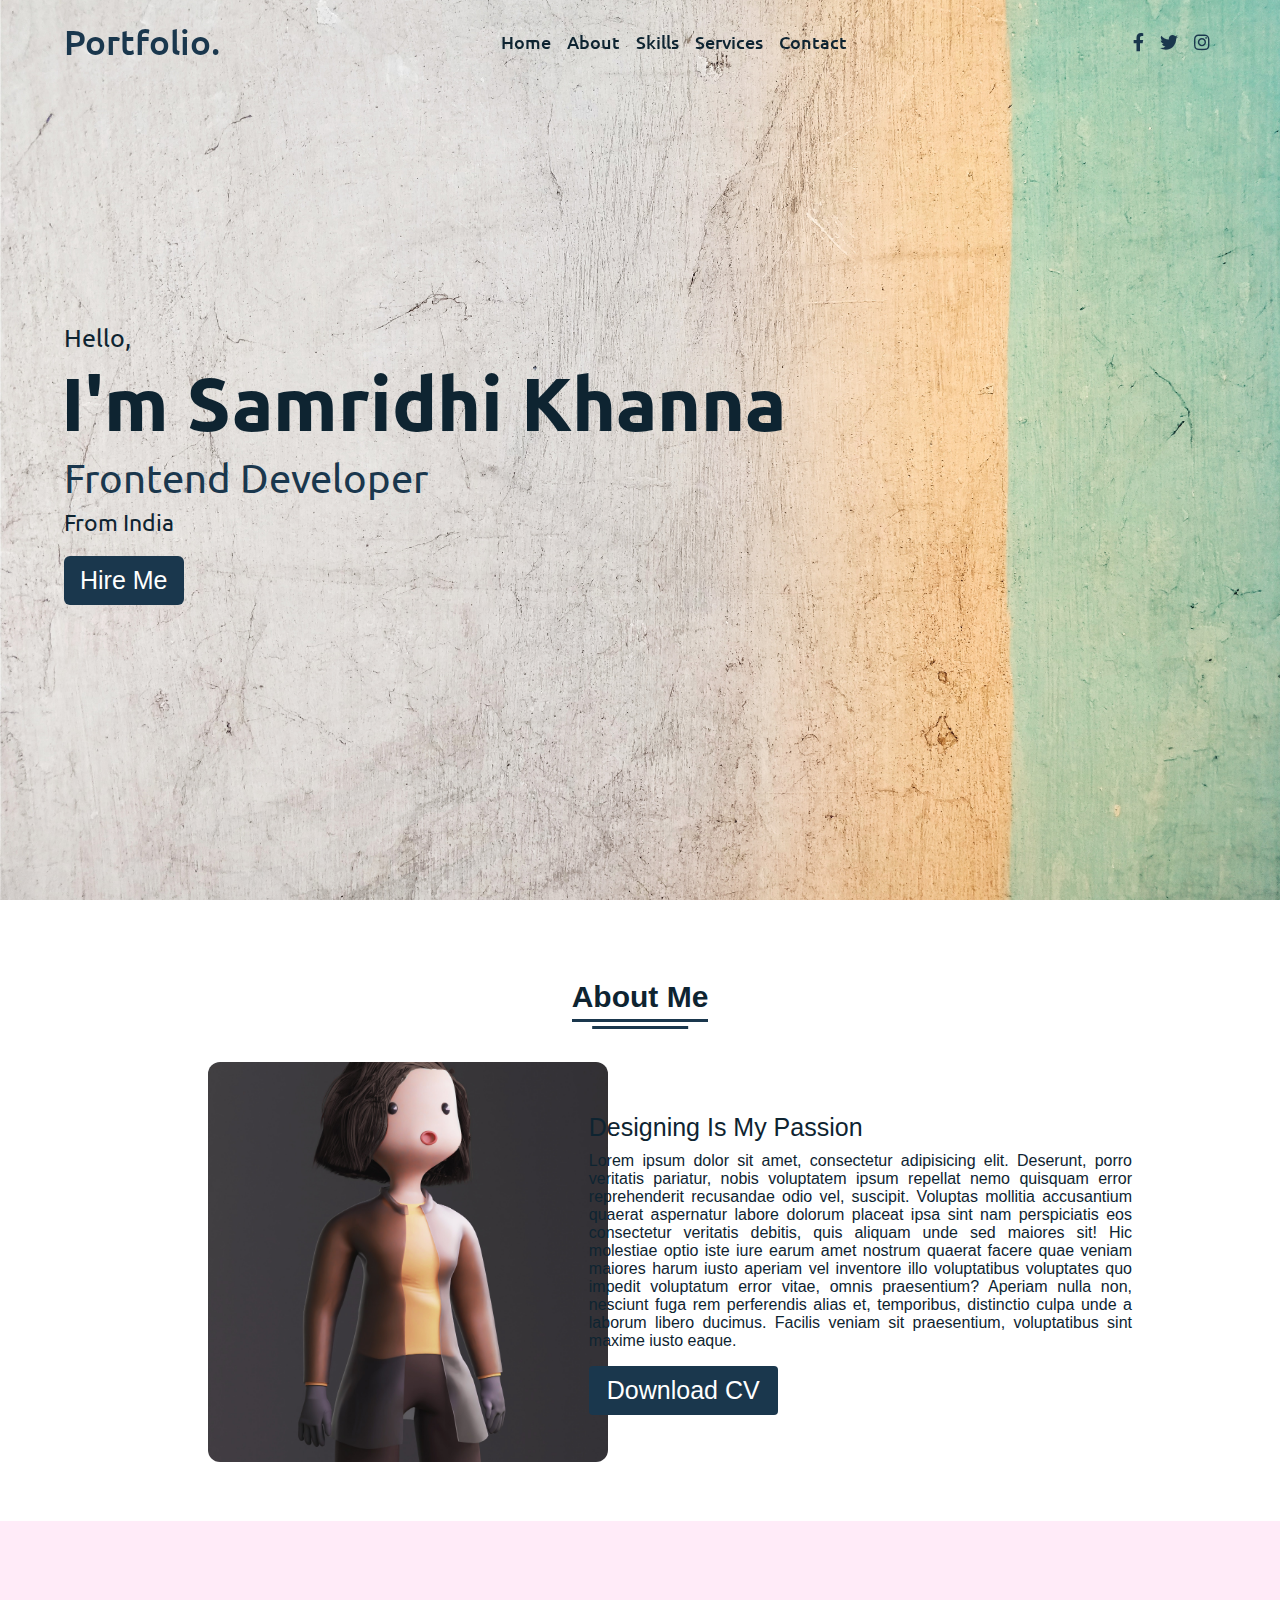
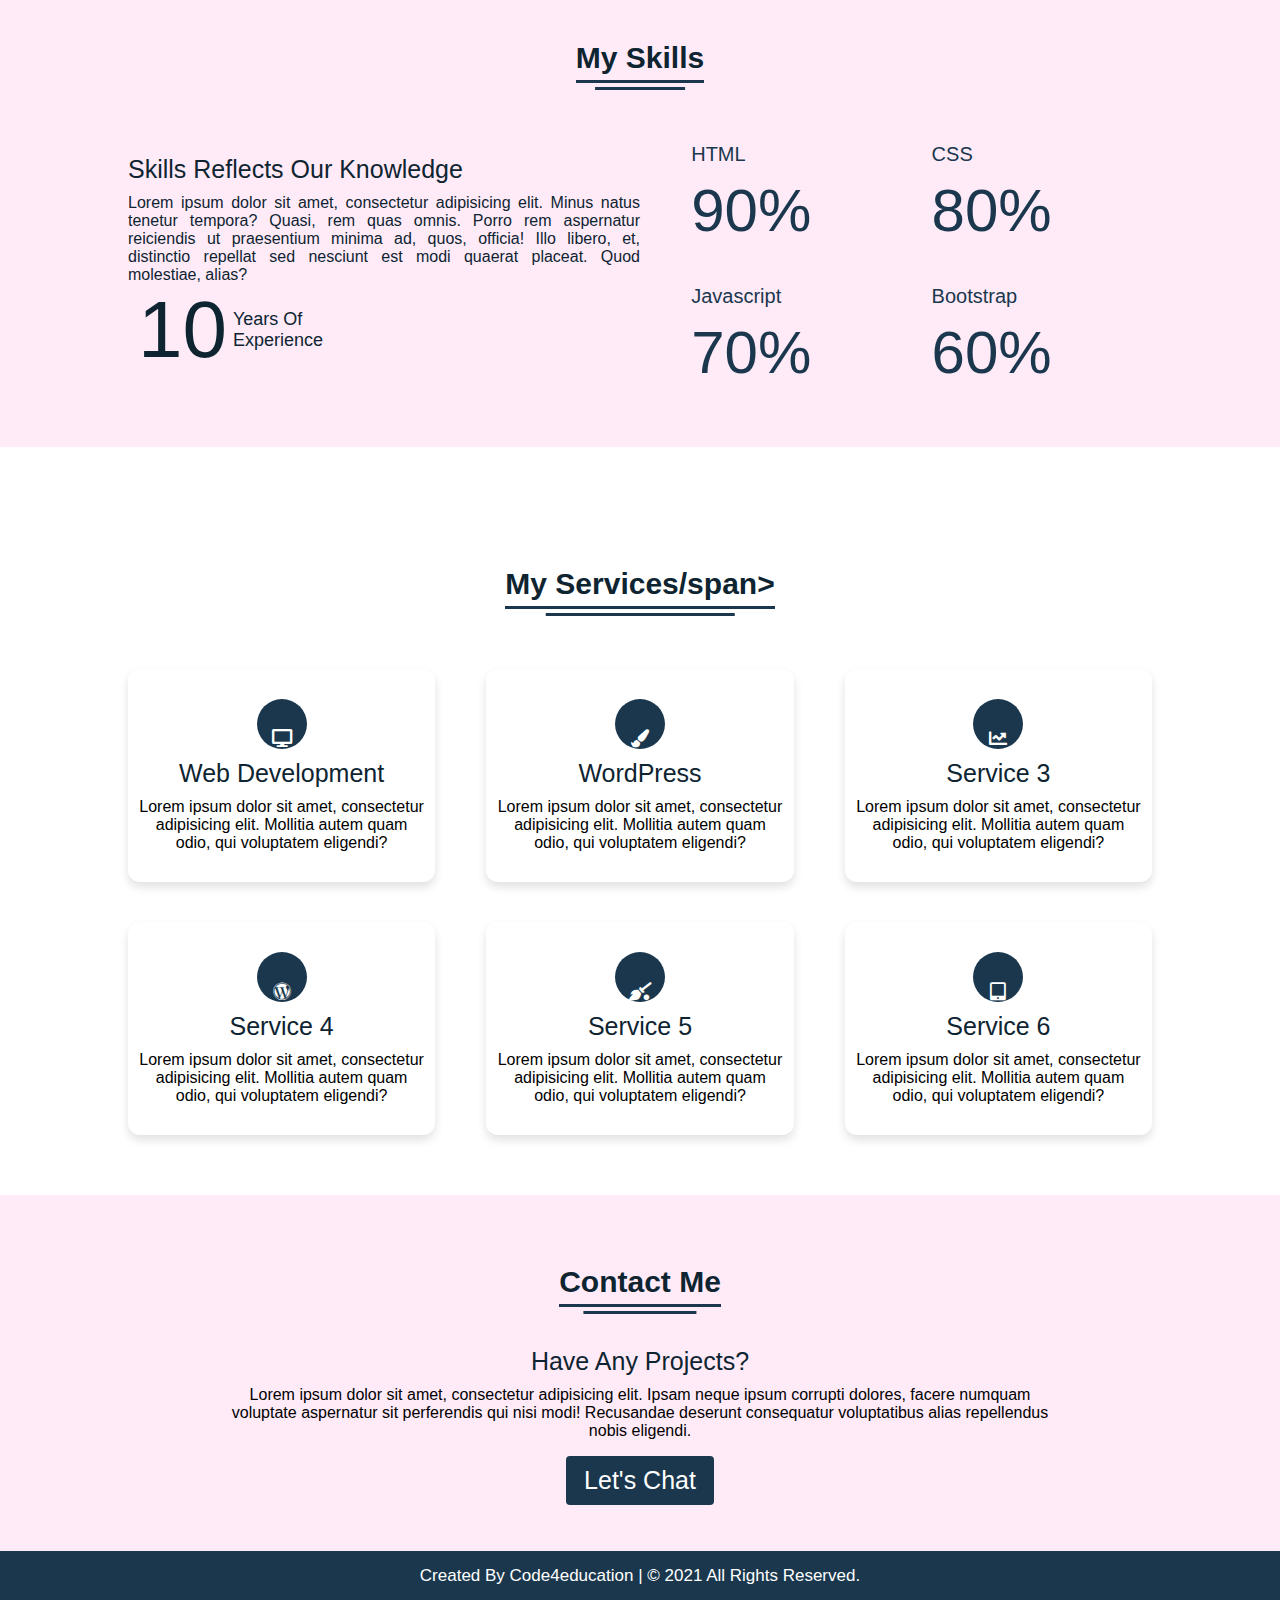
<file: index.html>
<!DOCTYPE html> 
<html lang="en" dir="ltr">
  <head>
    <meta charset="UTF-8">
    <title> Responsive Portfolio Website | Code4education </title>
    <link rel="stylesheet" href="style.css">
    <!-- Fontawesome CDN Link -->
    <link rel="stylesheet" href="https://cdnjs.cloudflare.com/ajax/libs/font-awesome/5.15.2/css/all.min.css"/>
     <meta name="viewport" content="width=device-width, initial-scale=1.0">
   </head>
<body>

  <!-- Move to up bottom -->
  <div class="scroll-button">
    <a href="#home"><i class="fas fa-arrow-up"></i></a>
  </div>
  
  <!-- navigation menu -->
  <nav>
    <div class="navbar">
      <div class="logo"><a href="#">Portfolio.</a></div>
      <ul class="menu">
        <li><a href="#home">Home</a></li>
        <li><a href="#about">About</a></li>
        <li><a href="#skills">Skills</a></li>
        <li><a href="#services">Services</a></li>
        <li><a href="#contact">Contact</a></li>
        <div class="cancel-btn">
          <i class="fas fa-times"></i>
        </div>
      </ul>
      <div class="media-icons">
        <a href="#"><i class="fab fa-facebook-f"></i></a>
        <a href="#"><i class="fab fa-twitter"></i></a>
        <a href="#"><i class="fab fa-instagram"></i></a>
      </div>
    </div>
    <div class="menu-btn">
      <i class="fas fa-bars"></i>
    </div>
  </nav>

  <!-- Home Section Start -->
  <section class="home" id="home">
    <div class="home-content">
      <div class="text">
        <div class="text-1">Hello,</div>
        <div class="text-2">I'm Samridhi Khanna</div>
        <div class="text-3">Frontend Developer</div>
        <div class="text-4">From India</div>
      </div>
      <div class="button">
        <button>Hire Me</button>
      </div>
    </div>
  </section>

  <!-- About Section Start -->
  <section class="about" id="about">
    <div class="content">
      <div class="title"><span>About Me</span></div>
      <div class="about-details">
        <div class="left">
          <img src="images/profile.jpg" alt="Portfolio">
        </div>
        <div class="right">
          <div class="topic">Designing Is My Passion</div>
          <p>Lorem ipsum dolor sit amet, consectetur adipisicing elit. Deserunt, porro veritatis pariatur, nobis voluptatem ipsum repellat nemo quisquam error reprehenderit recusandae odio vel, suscipit. Voluptas mollitia accusantium quaerat aspernatur labore dolorum placeat ipsa sint nam perspiciatis eos consectetur veritatis debitis, quis aliquam unde sed maiores sit! Hic molestiae optio iste iure earum amet nostrum quaerat facere quae veniam maiores harum iusto aperiam vel inventore illo voluptatibus voluptates quo impedit voluptatum error vitae, omnis praesentium? Aperiam nulla non, nesciunt fuga rem perferendis alias et, temporibus, distinctio culpa unde a laborum libero ducimus. Facilis veniam sit praesentium, voluptatibus sint maxime iusto eaque.</p>
          <div class="button">
            <button>Download CV</button>
          </div>
        </div>
      </div>
    </div>
  </section>

  <!-- My Skill Section Start -->
  <section class="skills" id="skills">
    <div class="content">
      <div class="title"><span>My Skills</span></div>
      <div class="skills-details">
        <div class="text">
          <div class="topic">Skills Reflects Our Knowledge</div>
          <p>Lorem ipsum dolor sit amet, consectetur adipisicing elit. Minus natus tenetur tempora? Quasi, rem quas omnis. Porro rem aspernatur reiciendis ut praesentium minima ad, quos, officia! Illo libero, et, distinctio repellat sed nesciunt est modi quaerat placeat. Quod molestiae, alias?</p>
          <div class="experience">
            <div class="num">10</div>
            <div class="exp">Years Of <br> Experience</div>
          </div>
        </div>
        <div class="boxes">
          <div class="box">
            <div class="topic">HTML</div>
            <div class="per">90%</div>
          </div>
          <div class="box">
            <div class="topic">CSS</div>
            <div class="per">80%</div>
          </div>
          <div class="box">
            <div class="topic">Javascript</div>
            <div class="per">70%</div>
          </div>
          <div class="box">
            <div class="topic">Bootstrap</div>
            <div class="per">60%</div>
          </div>
        </div>
      </div>
    </div>
  </section>

  <!-- My Services Section Start -->
  <section class="services" id="services">
    <div class="content">
      <div class="title"><span>My Services/span></div>
      <div class="boxes">
        <div class="box">
          <div class="icon">
            <i class="fas fa-desktop"></i>
          </div>
          <div class="topic">Web Development</div>
          <p>Lorem ipsum dolor sit amet, consectetur adipisicing elit. Mollitia autem quam odio, qui voluptatem eligendi?</p>
        </div>
        <div class="box">
          <div class="icon">
            <i class="fas fa-paint-brush"></i>
          </div>
          <div class="topic">WordPress</div>
          <p>Lorem ipsum dolor sit amet, consectetur adipisicing elit. Mollitia autem quam odio, qui voluptatem eligendi?</p>
        </div>
        <div class="box">
          <div class="icon">
            <i class="fas fa-chart-line"></i>
          </div>
          <div class="topic">Service 3</div>
          <p>Lorem ipsum dolor sit amet, consectetur adipisicing elit. Mollitia autem quam odio, qui voluptatem eligendi?</p>
        </div>
        <div class="box">
          <div class="icon">
            <i class="fab fa-wordpress"></i>
          </div>
          <div class="topic">Service 4</div>
          <p>Lorem ipsum dolor sit amet, consectetur adipisicing elit. Mollitia autem quam odio, qui voluptatem eligendi?</p>
        </div>
        <div class="box">
          <div class="icon">
            <i class="fas fa-quidditch"></i>
          </div>
          <div class="topic">Service 5</div>
          <p>Lorem ipsum dolor sit amet, consectetur adipisicing elit. Mollitia autem quam odio, qui voluptatem eligendi?</p>
        </div>
        <div class="box">
          <div class="icon">
            <i class="fas fa-tablet-alt"></i>
          </div>
          <div class="topic">Service 6</div>
          <p>Lorem ipsum dolor sit amet, consectetur adipisicing elit. Mollitia autem quam odio, qui voluptatem eligendi?</p>
        </div>
      </div>
    </div>
  </section>

  <!-- Contact Me Section Start -->
  <section class="contact" id="contact">
    <div class="content">
      <div class="title"><span>Contact Me</span></div>
      <div class="text">
        <div class="topic">Have Any Projects?</div>
        <p>Lorem ipsum dolor sit amet, consectetur adipisicing elit. Ipsam neque ipsum corrupti dolores, facere numquam voluptate aspernatur sit perferendis qui nisi modi! Recusandae deserunt consequatur voluptatibus alias repellendus nobis eligendi.</p>
        <div class="button">
          <button>Let's Chat</button>
        </div>
      </div>
    </div>
  </section>

  <!-- Footer Section Start -->
  <footer>
    <div class="text">
      <span>Created By <a href="#">Code4education</a> | © 2021 All Rights Reserved.</span>
    </div>
  </footer>

   

  <script src="script.js"></script>
</body>
</html>
</file>
<file: style.css>
@import url('https://fonts.googleapis.com/css2?family=Ubuntu:wght@300;400&display=swap');
*{
    margin: 0;
    padding: 0;
    box-sizing: border-box;
    text-decoration: none;
    scroll-behavior: smooth;
}
:root{
    --primary-color: #1A374D;
    --black-color: #0E2431;
    --white-color: #fff;
}
body{
    font-family: 'Ubuntu', sans-serif;
}
/* Custom scroll bar */
::-webkit-scrollbar{
    width: 10px;
}
::-webkit-scrollbar-track{
    background: #f1f1f1;
}
::-webkit-scrollbar-thumb{
    background: var(--primary-color);
    border-radius: 12px;
    transition: all 0.3s ease;
}
::-webkit-scrollbar-thumb:hover{
    background: var(--primary-color);
}
/* navbar style */
nav{
    position: fixed;
    width: 100%;
    padding: 20px 0;
    z-index: 999;
    transition: all 0.3s ease;
}
nav.sticky{
    background: var(--primary-color);
    padding: 13px 0;
}
nav .navbar{
    width: 90%;
    display: flex;
    justify-content: space-between;
    align-items: center;
    margin: auto;
}
nav .navbar .logo a{
    font-weight: 500;
    font-size: 35px;
    color: var(--primary-color);
}
nav.sticky .navbar .logo a{
    color: var(--white-color);
}
nav .navbar .menu{
    display: flex;
    position: relative;
    margin: auto;
}
nav .navbar .menu li{
    list-style: none;
    margin: 0 8px;
}
nav .navbar .menu a{
    font-size: 18px;
    font-weight: 500;
    color: var(--black-color);
    padding: 6px 0;
    transition: all 0.4s ease;
}
.navbar .menu a:hover{
    color: var(--primary-color);
}
nav.sticky .menu a{
    color: var(--white-color);
}
nav.sticky .menu a:hover{
    color: var(--black-color);
}
.navbar .media-icons a{
    color: var(--primary-color);
    font-size: 18px;
    margin: 0 6px;
}
nav.sticky .media-icons a{
    color: var(--white-color);
}
/* side navigation menu button */
nav .menu-btn,
.navbar .menu .cancel-btn{
    position: absolute;
    color: var(--white-color);
    right: 30px;
    top: 20px;
    font-size: 20px;
    cursor: pointer;
    transition: all 0.3s ease;
    display: none;
}
nav .menu-btn{
    color: var(--primary-color);
}
nav.sticky .menu-btn{
    color: var(--white-color);
}
.navbar .menu .menu-btn{
    color: var(--white-color);
}

/* home section style */
.home{
    height: 100vh;
    width: 100%;
    background: url("images/bg4.jpg") no-repeat;
    background-size: cover;
    background-position: center center;
    background-attachment: fixed;
}
.home .home-content{
    width: 90%;
    height: 100%;
    margin: auto;
    display: flex;
    flex-direction: column;
    justify-content: center;
}
.home .text-1{
    font-size: 25px;
    color: var(--black-color);
}
.home .text-2{
    font-size: 75px;
    color: var(--black-color);
    font-weight: 600;
    margin-left: -3px;
}
.home .text-3{
    font-size: 40px;
    margin: 5px 0;
    color: var(--primary-color);
}
.home .text-4{
    font-size: 23px;
    margin: 5px 0;
    color: var(--black-color);
}
.home .button{
    margin: 14px 0;
}
.home .button button{
    outline: none;
    padding: 8px 14px;
    border-radius: 6px;
    font-size: 25px;
    font-weight: 400;
    background: var(--primary-color);
    color: var(--white-color);
    cursor: pointer;
    border: 2px solid transparent;
    transition: all 0.4s ease;
}
.home .button button:hover{
    border-color: var(--primary-color);
    background-color: var(--white-color);
    color: var(--primary-color);
}
/* About styling */
section{
    padding-top: 40px;
}
section .content{
    width: 80%;
    margin: 40px auto;
    font-family: 'Poppins', sans-serif;
}
section .title{
    display: flex;
    justify-content: center;
    margin-bottom: 40px;
}
section .title span{
    color: var(--black-color);
    font-size: 30px;
    font-weight: 600;
    position: relative;
    padding-bottom: 8px;
}
section .title span::before,
section .title span::after{
    content: '';
    position: absolute;
    height: 3px;
    width: 100%;
    background: var(--primary-color);
    left: 0;
    bottom: 0;
}
section .title span::after{
    bottom: -7px;
    width: 70%;
    left: 50%;
    transform: translateX(-50%);
}
.about .about-details{
    display: flex;
    justify-content: space-between;
    align-items: center;
}
.about .about-details .left{
    width: 45%;
}
.about .left img{
    height: 400px;
    width: 400px;
    margin: 0 80px 15px;
    object-fit: cover;
    border-radius: 12px;
}
.about .about-details .right{
    width: 55%;
}
section .topic{
    color: var(--black-color);
    font-size: 25px;
    font-weight: 500;
    margin-bottom: 10px;
}
.about-details .right p{
    text-align: justify;
    color: var(--black-color);
    padding-right: 20px;
}
section .button{
    margin: 16px 0;
}
section .button button{
    outline: none;
    padding: 8px 16px;
    border-radius: 4px;
    font-size: 25px;
    font-weight: 400;
    background: var(--primary-color);
    color: var(--white-color);
    border: 2px solid transparent;
    cursor: pointer;
    transition: all 0.4s ease;
}
section .button button:hover{
    border-color: var(--primary-color);
    background-color: var(--white-color);
    color: var(--primary-color);
}

/* My Skills */
.skills{
    background: hsl(320, 100%, 96%);
}
.skills .content{
    padding: 40px 0;
}
.skills .skills-details{
    display: flex;
    justify-content: space-between;
    align-items: center;
}
.skills-details .text{
    width: 50%;
}
.skills-details p{
    color: var(--black-color);
    text-align: justify;
}
.skills .skills-details .experience{
    display: flex;
    align-items: center;
    margin: 0 10px;
}
.skills-details .experience .num{
    color: var(--black-color);
    font-size: 80px;
}
.skills-details .experience .exp{
    color: var(--black-color);
    margin-left: 20px;
    font-size: 18px;
    font-weight: 500;
    margin: 0 6px;
}
.skills-details .boxes{
    width: 45%;
    display: flex;
    flex-wrap: wrap;
    justify-content: space-between;
}
.skills-details .box{
    width: calc(100% / 2 - 10px);
    margin: 20px 0;
}
.skills-details .boxes .topic{
    font-size: 20px;
    color:var(--primary-color);
}
.skills-details .boxes .per{
    font-size: 60px;
    color: var(--primary-color);
}

/* My Services styling */
.services .boxes{
    display: flex;
    flex-wrap: wrap;
    justify-content: space-between;
}
.services .boxes .box{
    margin: 20px 0;
    width: calc(100% / 2 - 20%);
    text-align: center;
    border-radius: 12px;
    padding: 30px 10px;
    box-shadow: 0 5px 10px rgba(0,0,0,0.12);
    cursor: default;
    transition: all 0.4s ease;
}
.services .boxes .box:hover{
    background: var(--primary-color);
    color: var(--white-color);
}
.services .boxes .box .icon{
    height: 50px;
    width: 50px;
    background: var(--primary-color);
    border-radius: 50%;
    text-align: center;
    line-height: 50px;
    font-size: 18px;
    color: var(--white-color);
    margin: 0 auto 10px auto;
    padding-top: 15px;
    transition: all 0.4s ease;
}
.boxes .box:hover .icon{
    background: var(--white-color);
    color: var(--primary-color);
}
.services .boxes .box:hover .topic,
.services .boxes .box:hover p{
    color: var(--white-color);
    transition: all 0.4s ease;
}
/* Contact Styling */
.contact{
    background: hsl(320, 100%, 96%);
}
.contact .content{
    margin: 0 auto;
    padding: 30px 0;
}
.contact .text{
    width: 80%;
    text-align: center;
    margin: auto;

}
/* Footer Styling */
footer{
    background: var(--primary-color);
    padding: 15px 0;
    text-align: center;
    font-family: 'Poppins', sans-serif;
}
footer .text span{
    font-size: 17px;
    font-weight: 400;
    color: var(--white-color);
}
footer .text span a{
    font-weight: 500;
    color: var(--white-color);
}
footer .text span a:hover{
    text-decoration: underline;
}

/* Scroll Button Styling */
.scroll-button a{
    position: fixed;
    bottom: 20px;
    right: 20px;
    color: var(--white-color);
    background: var(--primary-color);
    padding: 10px 12px;
    font-size: 18px;
    border-radius: 6px;
    box-shadow: rgba(0,0,0,0.15);
    display: none;
}

/* Responsive Media Queries */
@media (max-width:1190px){
    section .content{
        width: 85%;
    }
}
@media (max-width:1000px){
    .about .about-details{
        justify-content: center;
        flex-direction: column;
    }
    .about .about-details .left{
        display: flex;
        justify-content: center;
        width: 100%;
    }
    .about .about-details .right{
        width: 90%;
        margin: 40px ;
    }
    .services .boxes .box{
        margin: 20px 0;
        width: calc(100%/2 - 20px);
    }
}
@media (max-width:900px){
    .about .left img{
        height: 350px;
        width: 350px;
    }
}
@media (max-width:750px){
    nav .navbar{
        width: 90%;
    }
    nav .navbar .menu{
        position: fixed;
        left: -100%;
        top: 0;
        background: var(--primary-color);
        height: 100vh;
        max-width: 400px;
        width: 100%;
        padding-top: 60px;
        flex-direction: column;
        align-items: center;
        transition: all 0.5s ease;
    }
    .navbar .active .menu{
        left: 0;
    }
    nav .navbar .menu a{
        font-size: 23px;
        display: block;
        color: var(--white-color);
        margin: 10px 0;
    }
    nav.sticky .menu a:hover{
        color: var(--primary-color);
    }
    nav .navbar .media-icons{
        display: none;
    } 
    nav .menu-btn,
    .navbar .menu .cancel-btn{
        display: block;
    }
    .home .text-2{
        font-size: 65px;
    }
    .home .text-3{
        font-size: 35px;
    }
    .skills .skills-details{
        align-items: center;
        justify-content: center;
        flex-direction: column;
    }
    .skills-details .text{
        width: 100%;
        margin-bottom: 50px;
    }
    .skills-details .boxes{
        justify-content: center;
        align-items: center;
        width: 100%;
    }
    .services .boxes .box{
        margin: 20px;
        width: 100%;
    }
    .contact .text{
        width: 100%;
    }
}
@media (max-width: 500px){
    .home .text-2{
        font-size: 55px;
    }
    .home .text-3{
        font-size: 33px;
    }
    .skills-details .boxes .per{
        font-size: 50px;
        color: var(--primary-color);
    }
}
</file>
